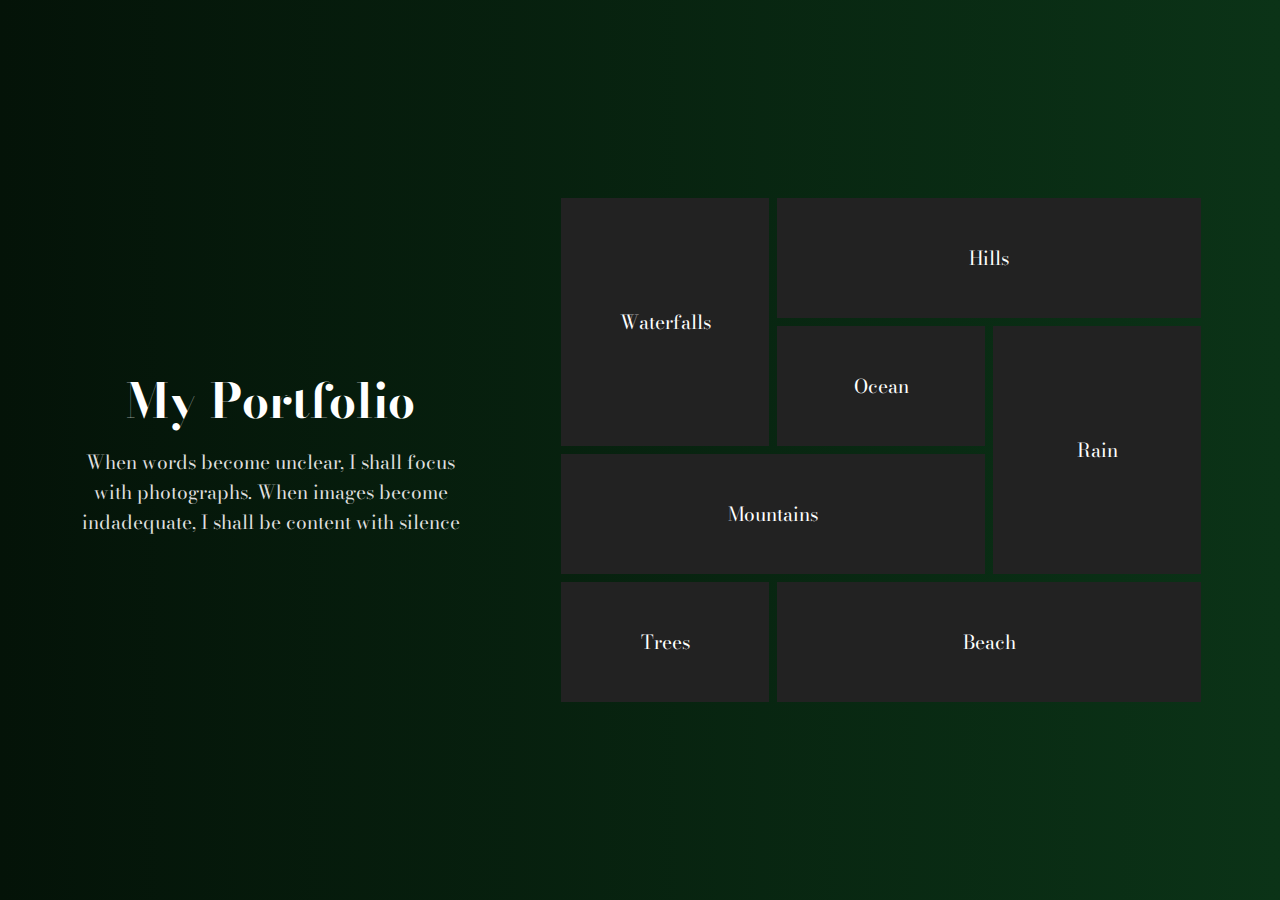
<file: Grid-Gallery/index.html>
<!DOCTYPE html>
<html lang="en">
<head>
    <meta charset="UTF-8">
    <meta http-equiv="X-UA-Compatible" content="IE=edge">
    <meta name="viewport" content="width=device-width, initial-scale=1.0">
    <link rel="stylesheet" href="style.css">
    <title>Grid Portfolio</title>
</head>
<body>
    <div class="container">
        <div class="left-text">
            <h2 class="heading">My Portfolio</h2>
            <p class="sub-heading">When words become unclear, I shall focus with photographs. When images become indadequate, I shall be content with silence</p>
        </div>
        <div class="gallery">
            <div class="box row-2" id="box-1" style="background-image: url(https://images.unsplash.com/photo-1433086966358-54859d0ed716?ixlib=rb-4.0.3&ixid=MnwxMjA3fDB8MHxwaG90by1wYWdlfHx8fGVufDB8fHx8&auto=format&fit=crop&w=774&q=80);">Waterfalls</div>
            <div class="box col-2" style="background-image: url(https://images.unsplash.com/photo-1470071459604-3b5ec3a7fe05?ixlib=rb-4.0.3&ixid=MnwxMjA3fDB8MHxwaG90by1wYWdlfHx8fGVufDB8fHx8&auto=format&fit=crop&w=1574&q=80);">Hills</div>
            <div class="box" style="background-image: url(https://images.unsplash.com/photo-1497449493050-aad1e7cad165?ixlib=rb-4.0.3&ixid=MnwxMjA3fDB8MHxwaG90by1wYWdlfHx8fGVufDB8fHx8&auto=format&fit=crop&w=1065&q=80);">Ocean</div>
            <div class="box row-2" style="background-image: url(https://images.unsplash.com/photo-1518173946687-a4c8892bbd9f?ixlib=rb-4.0.3&ixid=MnwxMjA3fDB8MHxwaG90by1wYWdlfHx8fGVufDB8fHx8&auto=format&fit=crop&w=774&q=80);">Rain</div>
            <div class="box col-2" style="background-image: url(https://images.unsplash.com/photo-1426604966848-d7adac402bff?ixlib=rb-4.0.3&ixid=MnwxMjA3fDB8MHxwaG90by1wYWdlfHx8fGVufDB8fHx8&auto=format&fit=crop&w=2070&q=80);">Mountains</div>
            <div class="box" style="background-image: url(https://images.unsplash.com/photo-1446329813274-7c9036bd9a1f?ixlib=rb-4.0.3&ixid=MnwxMjA3fDB8MHxwaG90by1wYWdlfHx8fGVufDB8fHx8&auto=format&fit=crop&w=1770&q=80);">Trees</div>
            <div class="box col-2" style="background-image: url(https://images.unsplash.com/photo-1507525428034-b723cf961d3e?ixlib=rb-4.0.3&ixid=MnwxMjA3fDB8MHxwaG90by1wYWdlfHx8fGVufDB8fHx8&auto=format&fit=crop&w=2073&q=80);">Beach</div>
        </div>
    </div>
</body>
</html>
</file>
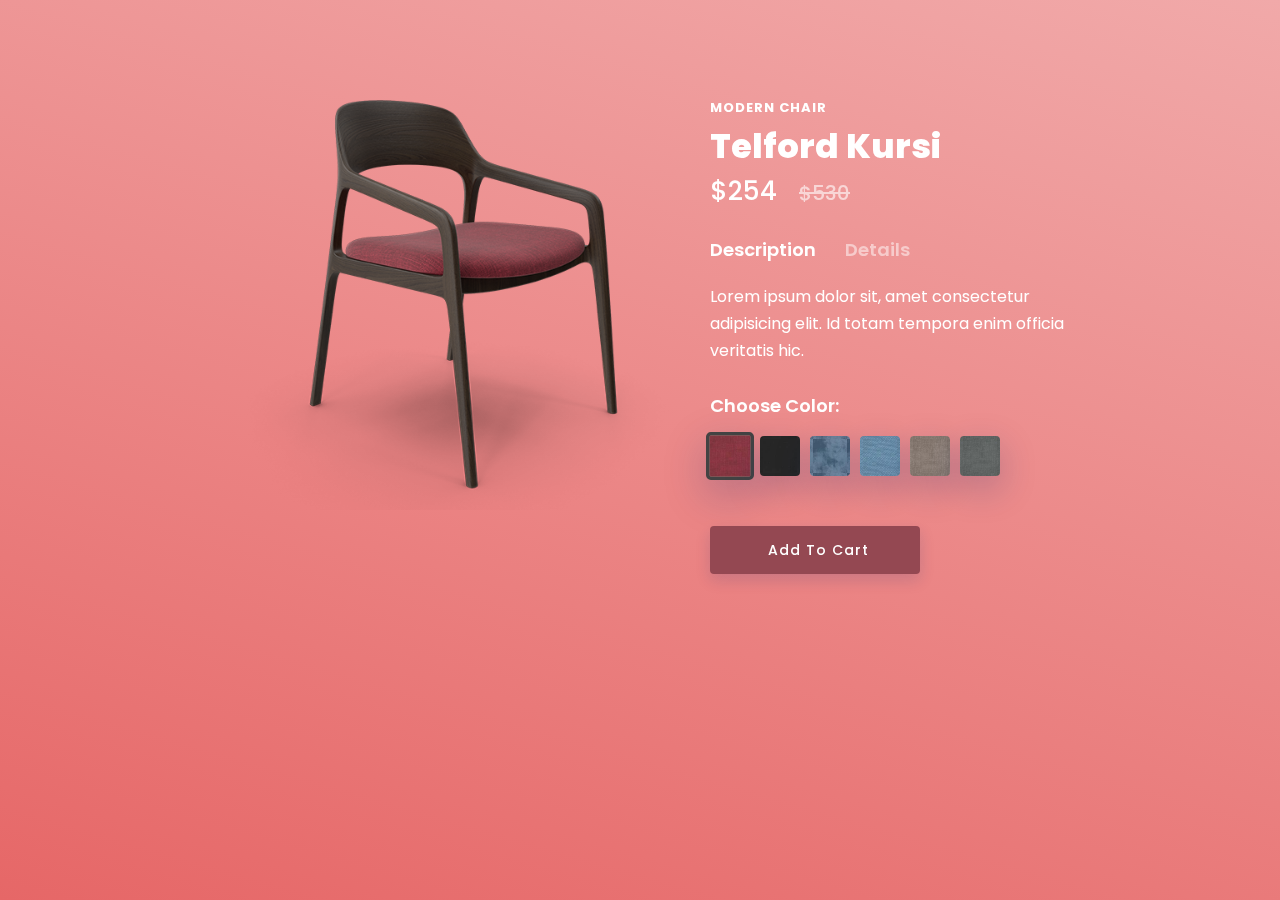
<file: Modern-Chair-Project/index.html>
<!DOCTYPE html>
<html lang="en">
  <head>
    <meta charset="UTF-8" />
    <meta http-equiv="X-UA-Compatible" content="IE=edge" />
    <meta name="viewport" content="width=device-width, initial-scale=1.0" />
    <title>Modern Chair</title>
    <link rel="shortcut icon" href="./images/favicon.ico" type="image/x-icon" />
    <link rel="stylesheet" href="style.css" />
  </head>
  <body>
	<div class="section-fluid-main">
		<div class="section">
			<div class="info-wrap mob-margin">
				<p class="title-up">Modern chair</p>
				<h2>Telford Kursi</h2>
				<h4>$254 <span>$530</span></h4>
				<div class="section-fluid">
					<input class="desc-btn" type="radio" id="desc-1" name="desc-btn" checked />
					<label for="desc-1">Description</label>
					<input class="desc-btn" type="radio" id="desc-2" name="desc-btn" />
					<label for="desc-2">Details</label>
					<div class="section-fluid desc-sec accor-1">
						<p>
							Lorem ipsum dolor sit, amet consectetur adipisicing elit. Id totam tempora enim officia
							veritatis hic.
						</p>
					</div>
					<div class="section-fluid desc-sec accor-2">
						<div class="section-inline">
							<p><span>80</span>cm<br />Length</p>
						</div>
						<div class="section-inline">
							<p><span>65</span>cm<br />Width</p>
						</div>
						<div class="section-inline">
							<p><span>90</span>cm<br />Height</p>
						</div>
						<div class="section-inline">
							<p><span>17.6</span>lbs<br />Weight</p>
						</div>
					</div>
				</div>
				<h5>Choose Color:</h5>
			</div>
			<input class="color-btn for-color-1" type="radio" id="color-1" name="color-btn" checked />
			<label class="first-color" for="color-1"></label>
			<input class="color-btn for-color-2" type="radio" id="color-2" name="color-btn" />
			<label class="color-2" for="color-2"></label>
			<input class="color-btn for-color-3" type="radio" id="color-3" name="color-btn" />
			<label class="color-3" for="color-3"></label>
			<input class="color-btn for-color-4" type="radio" id="color-4" name="color-btn" />
			<label class="color-4" for="color-4"></label>
			<input class="color-btn for-color-5" type="radio" id="color-5" name="color-btn" />
			<label class="color-5" for="color-5"></label>
			<input class="color-btn for-color-6" type="radio" id="color-6" name="color-btn" />
			<label class="color-6" for="color-6"></label>
			<div class="info-wrap">
				<a href="#" class="btn"><i class="uil uil-shopping-cart icon"></i> Add To Cart</a>
			</div>
			<div class="img-wrap chair-1"></div>
			<div class="img-wrap chair-2"></div>
			<div class="img-wrap chair-3"></div>
			<div class="img-wrap chair-4"></div>
			<div class="img-wrap chair-5"></div>
			<div class="img-wrap chair-6"></div>
			<div class="back-color"></div>
			<div class="back-color chair-2"></div>
			<div class="back-color chair-3"></div>
			<div class="back-color chair-4"></div>
			<div class="back-color chair-5"></div>
			<div class="back-color chair-6"></div>
		</div>
	</div>
</body>
</html>
</file>
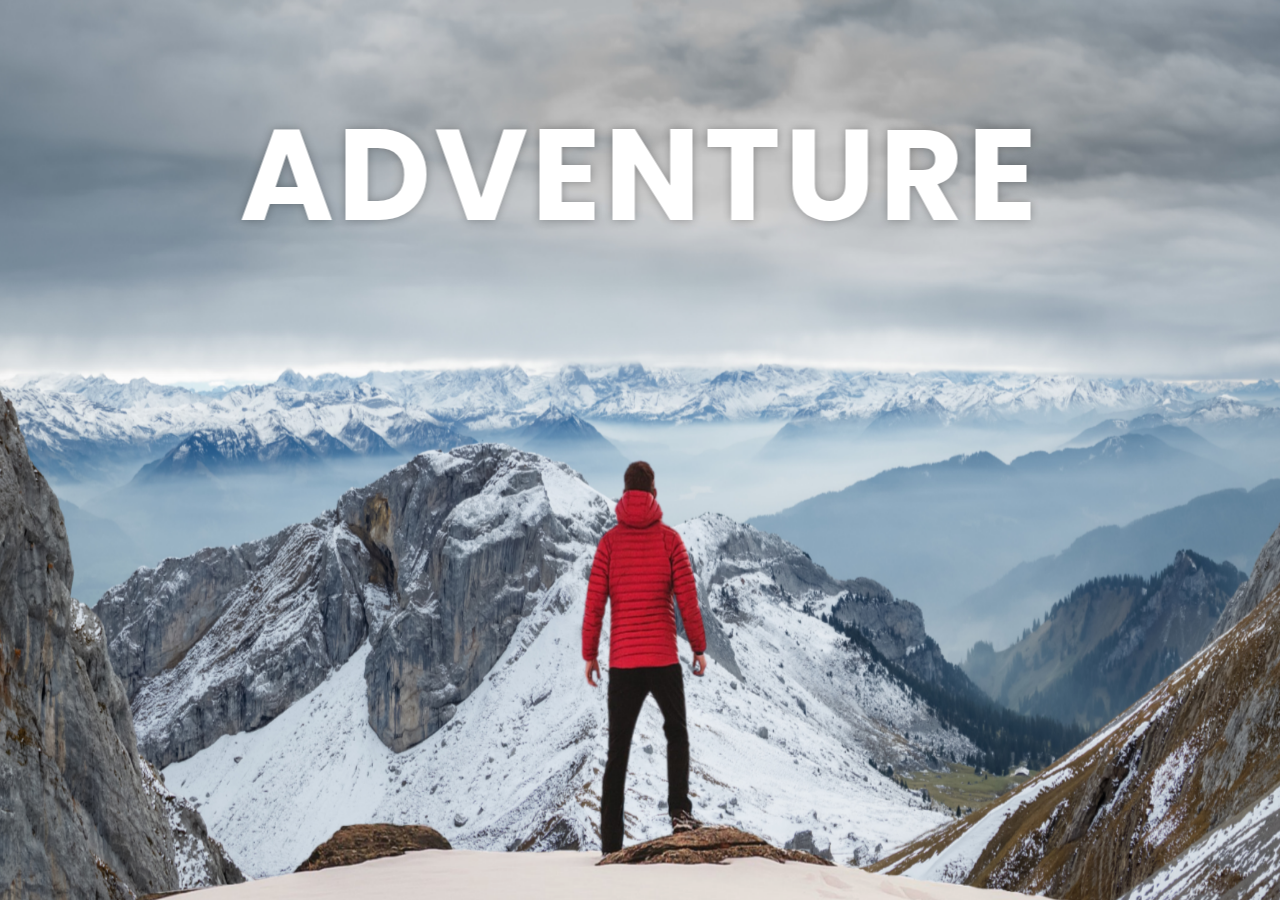
<file: Parallax-Website/index.html>
<!DOCTYPE html>
<html lang="en">

<head>
    <meta charset="UTF-8">
    <meta http-equiv="X-UA-Compatible" content="IE=edge">
    <meta name="viewport" content="width=device-width, initial-scale=1.0">
    <link rel="stylesheet" href="styles.css">
    <title>Parallax Effect</title>
</head>

<body>
    <div id="wrapper">
        <div class="container">
            <img src="background.png" class="background">
            <img src="foreground.png" class="foreground">
            <h1>ADVENTURE</h1>
        </div>

        <section>
            <h2 class="secHeading">Adventure Time</h2>
            <p class="text">Lorem ipsum dolor sit amet consectetur adipisicing elit. Rem facilis sit facere dolorem in
                earum officiis
                enim unde, mollitia tempora neque ea quo soluta hic labore officia maxime. Maiores deleniti nostrum nam
                ipsum eum, cumque ex dolorem, illo, excepturi qui numquam tenetur deserunt nihil maxime.
                <br><br>
                Lorem ipsum dolor sit, amet consectetur adipisicing elit. Qui fugiat, corporis repudiandae vel soluta
                sit maxime magnam accusamus eius dolores praesentium, suscipit error. Expedita consectetur dolorum nemo
                vel quas voluptatum quo autem fugit cum at, atque voluptate. Voluptatum, soluta.
            </p>

            <div class="bg bg1">
                <h2 class="desc">BIKING</h2>
            </div>
                <p class="text">Lorem ipsum dolor sit amet consectetur adipisicing elit. Rem facilis sit facere dolorem in
                    earum officiis
                    enim unde, mollitia tempora neque ea quo soluta hic labore officia maxime. Maiores deleniti nostrum nam
                    ipsum eum, cumque ex dolorem, illo, excepturi qui numquam tenetur deserunt nihil maxime.
                    <br><br>
                    Lorem ipsum dolor sit, amet consectetur adipisicing elit. Qui fugiat, corporis repudiandae vel soluta
                    sit maxime magnam accusamus eius dolores praesentium, suscipit error. Expedita consectetur dolorum nemo
                    vel quas voluptatum quo autem fugit cum at, atque voluptate. Voluptatum, soluta.
                </p>

            <div class="bg bg2">
                <h2 class="desc">PARAGLIDING</h2>
            </div>
                <p class="text">Lorem ipsum dolor sit amet consectetur adipisicing elit. Rem facilis sit facere dolorem in
                    earum officiis
                    enim unde, mollitia tempora neque ea quo soluta hic labore officia maxime. Maiores deleniti nostrum nam
                    ipsum eum, cumque ex dolorem, illo, excepturi qui numquam tenetur deserunt nihil maxime.
                    <br><br>
                    Lorem ipsum dolor sit, amet consectetur adipisicing elit. Qui fugiat, corporis repudiandae vel soluta
                    sit maxime magnam accusamus eius dolores praesentium, suscipit error. Expedita consectetur dolorum nemo
                    vel quas voluptatum quo autem fugit cum at, atque voluptate. Voluptatum, soluta.
                </p>

            <div class="bg bg3">
                <h2 class="desc">SURFING</h2>
            </div>
                <p class="text">Lorem ipsum dolor sit amet consectetur adipisicing elit. Rem facilis sit facere dolorem in
                    earum officiis
                    enim unde, mollitia tempora neque ea quo soluta hic labore officia maxime. Maiores deleniti nostrum nam
                    ipsum eum, cumque ex dolorem, illo, excepturi qui numquam tenetur deserunt nihil maxime.
                    <br><br>
                    Lorem ipsum dolor sit, amet consectetur adipisicing elit. Qui fugiat, corporis repudiandae vel soluta
                    sit maxime magnam accusamus eius dolores praesentium, suscipit error. Expedita consectetur dolorum nemo
                    vel quas voluptatum quo autem fugit cum at, atque voluptate. Voluptatum, soluta.
                </p>

        </section>

    </div>
</body>

</html>
</file>
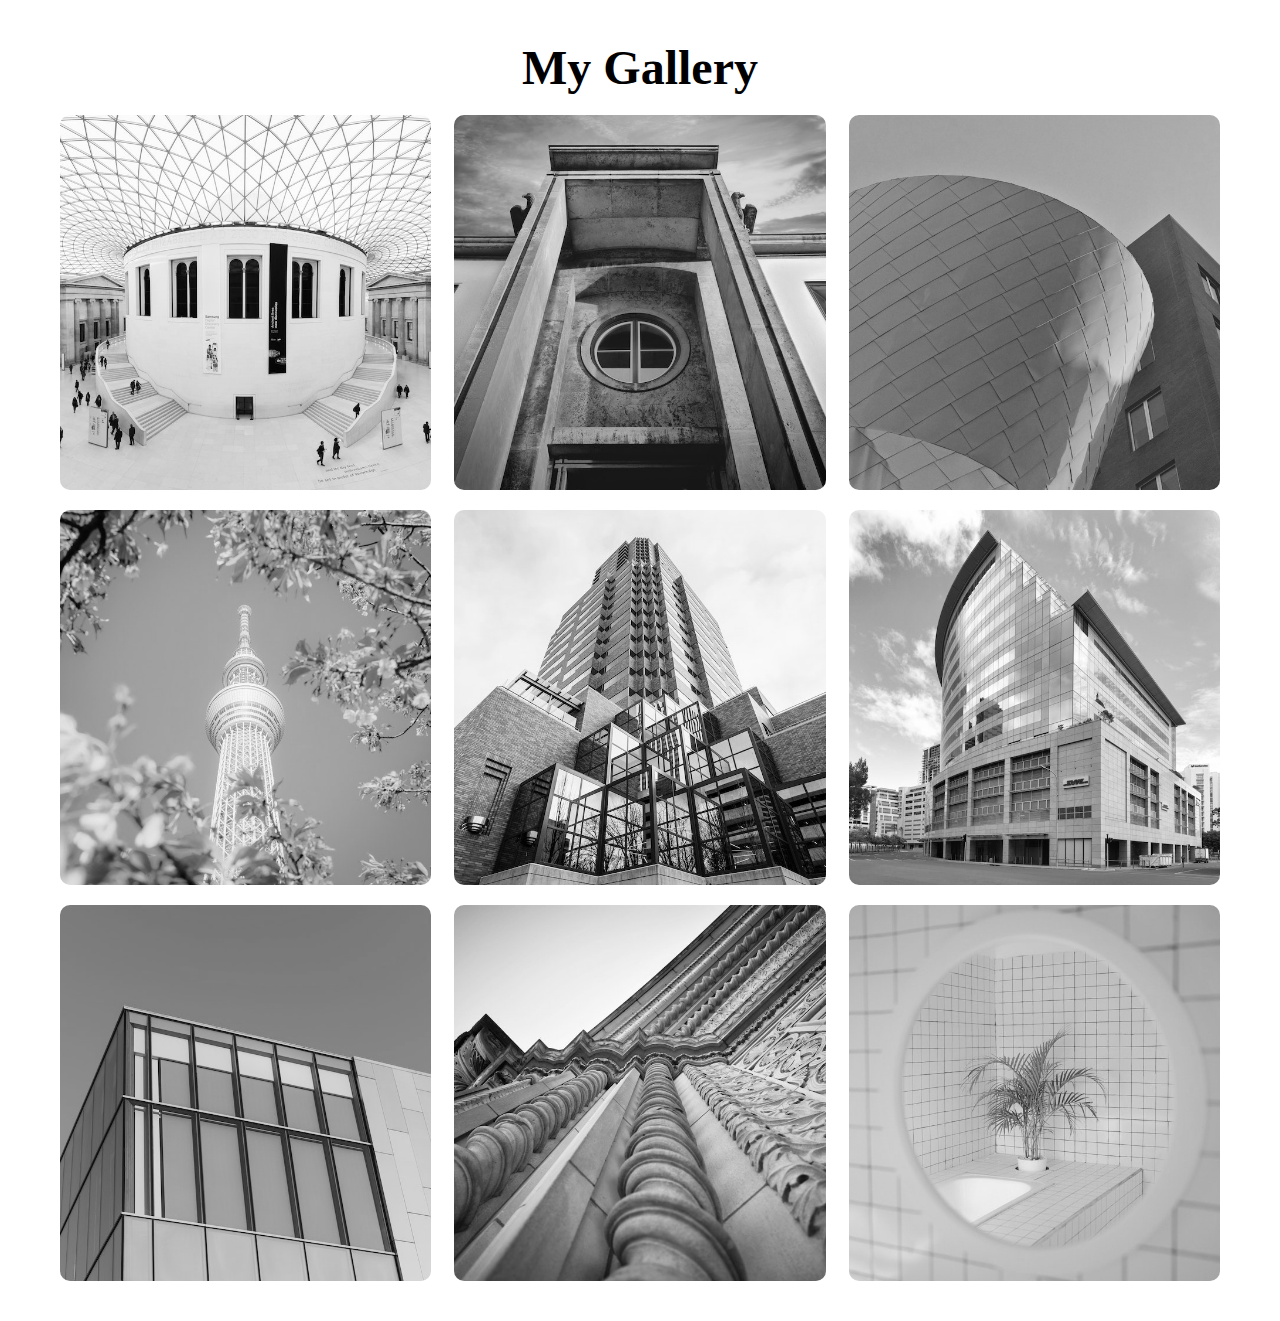
<file: Photo-Gallery/index.html>
<!DOCTYPE html>
<html lang="en">
  <head>
    <meta charset="UTF-8" />
    <meta http-equiv="X-UA-Compatible" content="IE=edge" />
    <meta name="viewport" content="width=device-width, initial-scale=1.0" />
    <link rel="stylesheet" href="style.css" />
    <link rel="shortcut icon" href="favicon.ico" type="image/x-icon" />
    <title>Photo Gallery</title>
  </head>
  <body>
    <div class="container">
      <h1>My Gallery</h1>
      <div class="gallery">
        <figure class="img-box">
          <img src="./assets/image1.jpg" alt="" />
          <figcaption>Image1</figcaption>
        </figure>
        <figure class="img-box">
          <img src="./assets/image2.jpeg" alt="" />
          <figcaption>Image2</figcaption>
        </figure>
        <figure class="img-box">
          <img src="./assets/image3.jpeg" alt="" />
          <figcaption>Image3</figcaption>
        </figure>
        <figure class="img-box">
          <img src="./assets/image4.jpeg" alt="" />
          <figcaption>Image4</figcaption>
        </figure>
        <figure class="img-box">
          <img src="./assets/image5.jpeg" alt="" />
          <figcaption>Image5</figcaption>
        </figure>
        <figure class="img-box">
          <img src="./assets/image6.jpeg" alt="" />
          <figcaption>Image6</figcaption>
        </figure>
        <figure class="img-box">
          <img src="./assets/image7.jpeg" alt="" />
          <figcaption>Image7</figcaption>
        </figure>
        <figure class="img-box">
          <img src="./assets/image8.jpeg" alt="" />
          <figcaption>Image8</figcaption>
        </figure>
        <figure class="img-box">
          <img src="./assets/image9.jpeg" alt="" />
          <figcaption>Image9</figcaption>
        </figure>
      </div>
    </div>
  </body>
</html>
</file>
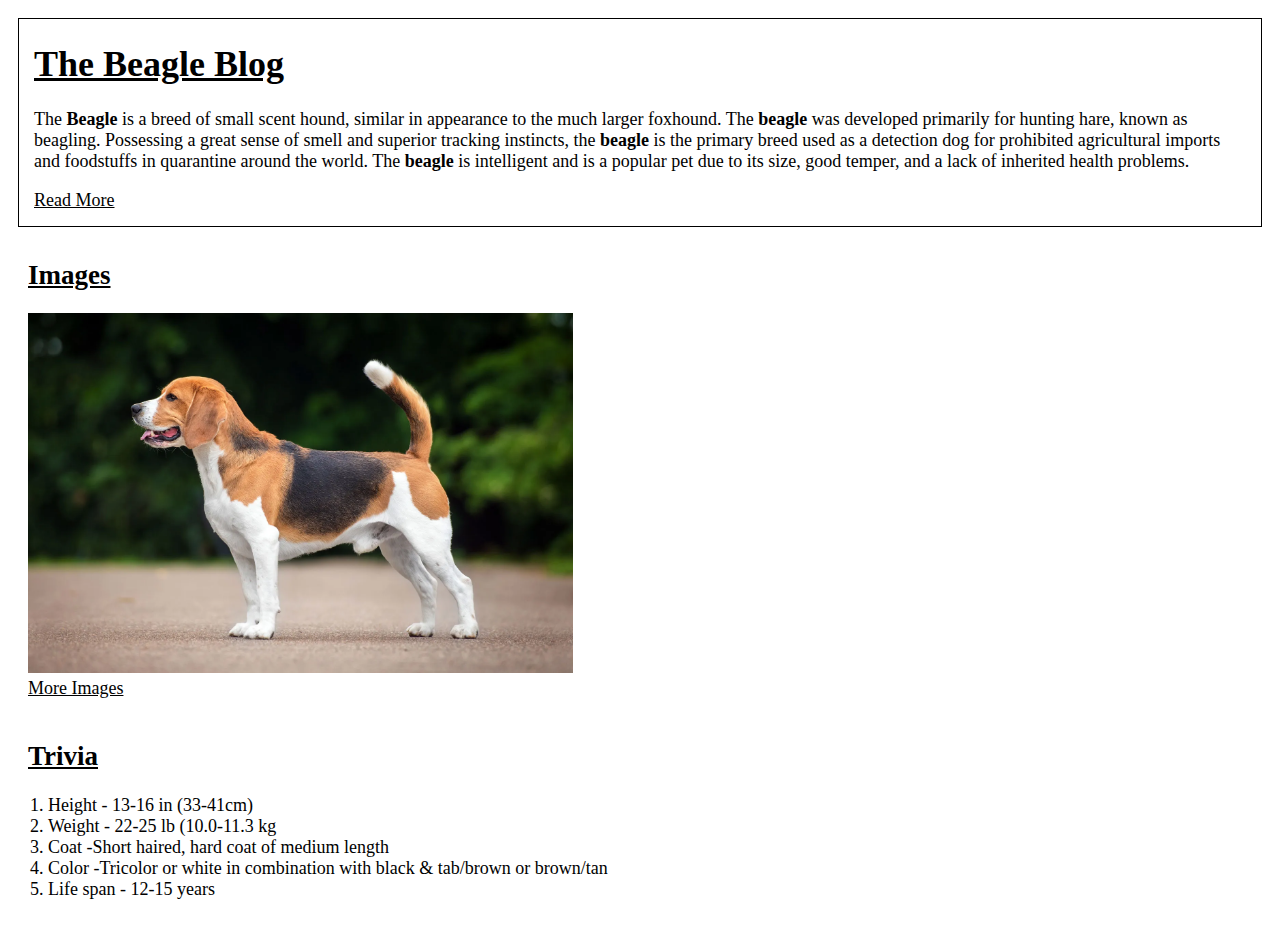
<file: Project 1/index.html>
<!DOCTYPE html>
<html lang="en">

<head>
    <meta charset="UTF-8">
    <meta http-equiv="X-UA-Compatible" content="IE=edge">
    <meta name="viewport" content="width=device-width, initial-scale=1.0">
    <meta name="description" content="The Beagle Blog">
    <title>Mohit Gupta 6 January 2023</title>
    <link rel="icon" href="favicon.jpeg">
    <link rel="stylesheet" href="style.css">
</head>

<body>
    <section class="section-1">
        <h1><u>The Beagle Blog</u></h1>
        <p>The <strong>Beagle</strong> is a breed of small scent hound, similar in appearance to the much larger
            foxhound. The <strong>beagle</strong> was
            developed primarily for hunting hare, known as beagling. Possessing a great sense of smell and superior
            tracking instincts, the <strong>beagle</strong> is the primary breed used as a detection dog for prohibited
            agricultural
            imports and foodstuffs in quarantine around the world. The <strong>beagle</strong> is intelligent and is a
            popular pet due to
            its size, good temper, and a lack of inherited health problems.</p>
        <a href="https://en.wikipedia.org/wiki/Beagle" target="_blank" style="color: black;">Read More</a>
    </section>
    <section class="section-2">
        <h2><u>Images</u></h2>
        <img src="beagle-hound-dog.webp" alt="">
        <br>
        <a href="https://en.wikipedia.org/wiki/Beagle" target="_blank" style="color: black;">More Images</a>
    </section>
    <section class="section-3">
        <h2><u>Trivia</u></h2>
        <ol>
            <li>Height - 13-16 in (33-41cm)</li>
            <li>Weight - 22-25 lb (10.0-11.3 kg</li>
            <li>Coat -Short haired, hard coat of medium length</li>
            <li>Color -Tricolor or white in combination with black & tab/brown or brown/tan</li>
            <li>Life span - 12-15 years</li>
        </ol>
    </section>
</body>

</html>
</file>
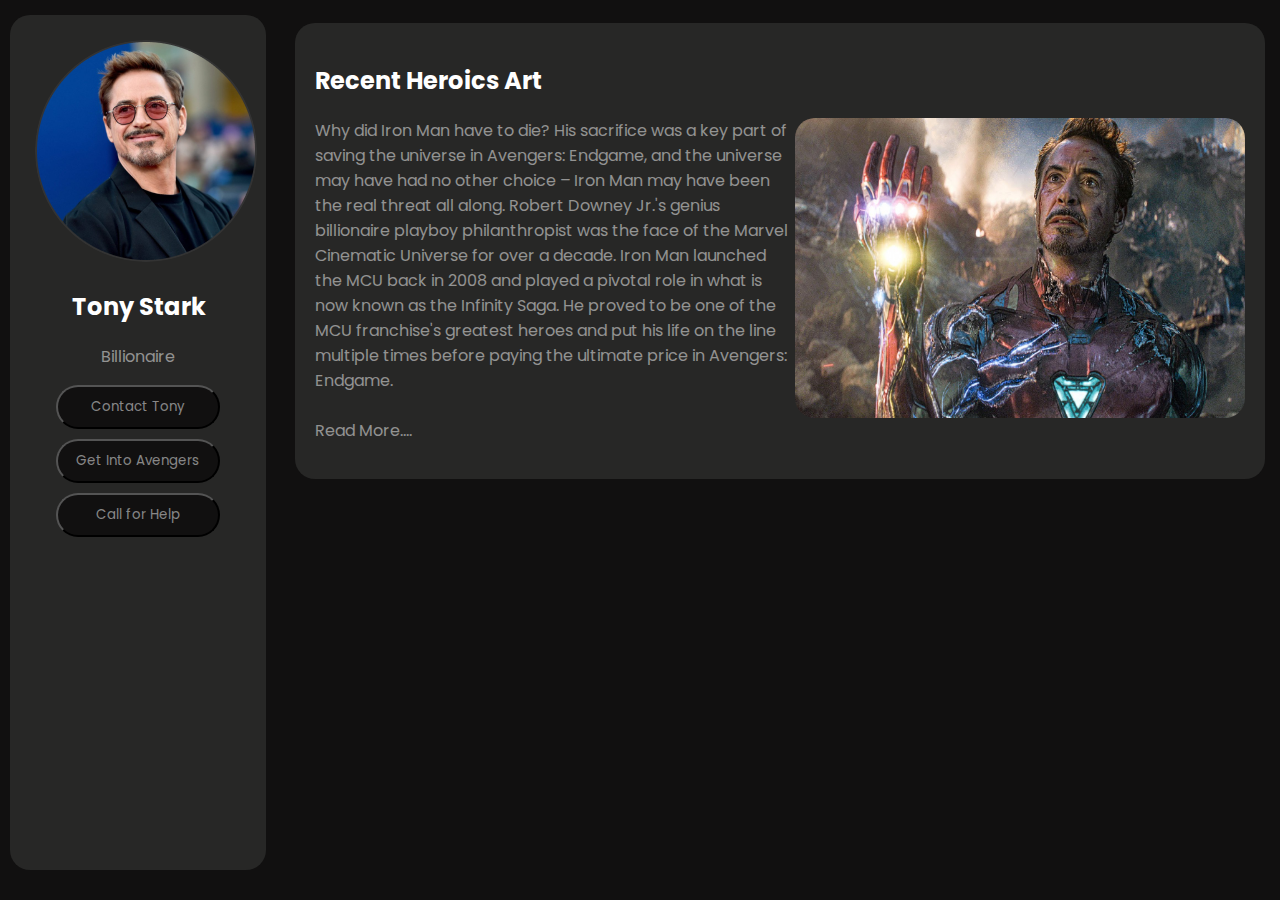
<file: Project 2/index.html>
<!DOCTYPE html>
<html lang="en">

<head>
    <meta charset="UTF-8">
    <meta http-equiv="X-UA-Compatible" content="IE=edge">
    <meta name="viewport" content="width=device-width, initial-scale=1.0">
    <title>Document</title>
    <link rel="stylesheet" href="style.css">
    <style>
        @import url('https://fonts.googleapis.com/css2?family=Poppins&display=swap');
    </style>
</head>

<body class="bg2">
    <div class="sidebar bg1">
        <img class="image1" src="image 1.png" alt="">
        <h2>Tony Stark</h2>
        <p>Billionaire</p>
        <button class="bg2 button">Contact Tony</button>
        <button class="bg2 button">Get Into Avengers</button>
        <button class="bg2 button">Call for Help</button>
    </div>
    <div class="div-1 bg1">
        <h2>Recent Heroics Art</h2>
        <img class="image2" src="image 2.jpg" alt="">
        <p>Why did Iron Man have to die? His sacrifice was a key part of saving the universe in <a
                href="https://screenrant.com/tag/the-avengers-4/">Avengers: Endgame</a>,
            and the universe may have had no other choice – Iron Man may have been the real threat all along. Robert
            Downey
            Jr.'s genius billionaire playboy philanthropist was the face of the Marvel Cinematic Universe for over a
            decade.
            <a href="https://screenrant.com/tag/iron-man/">Iron Man</a> launched the MCU back in 2008 and played a
            pivotal role in what is now known as the
            Infinity Saga. He
            proved to be one of the MCU franchise's greatest heroes and put his life on the line multiple times before
            paying the ultimate price in Avengers: Endgame.
            <br>
            <br>
            Read More....
        </p>
    </div>
</body>

</html>
</file>
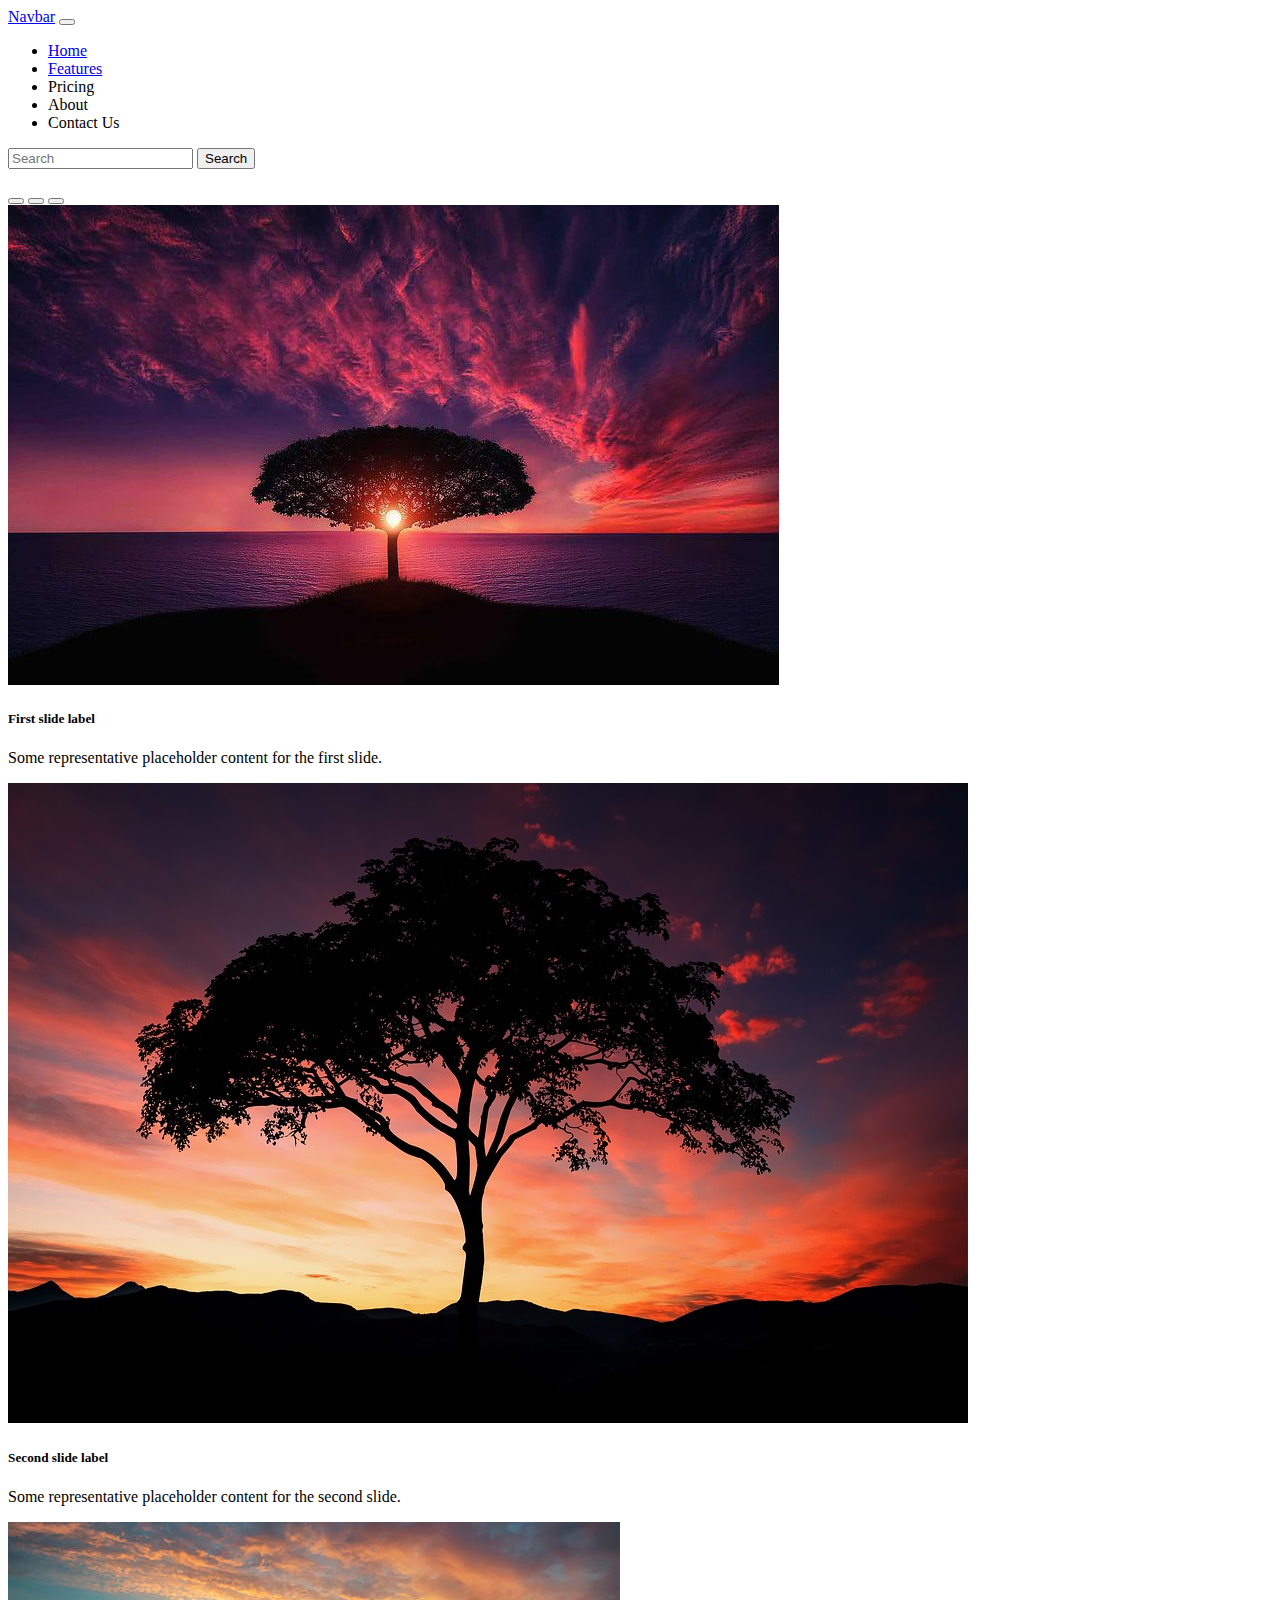
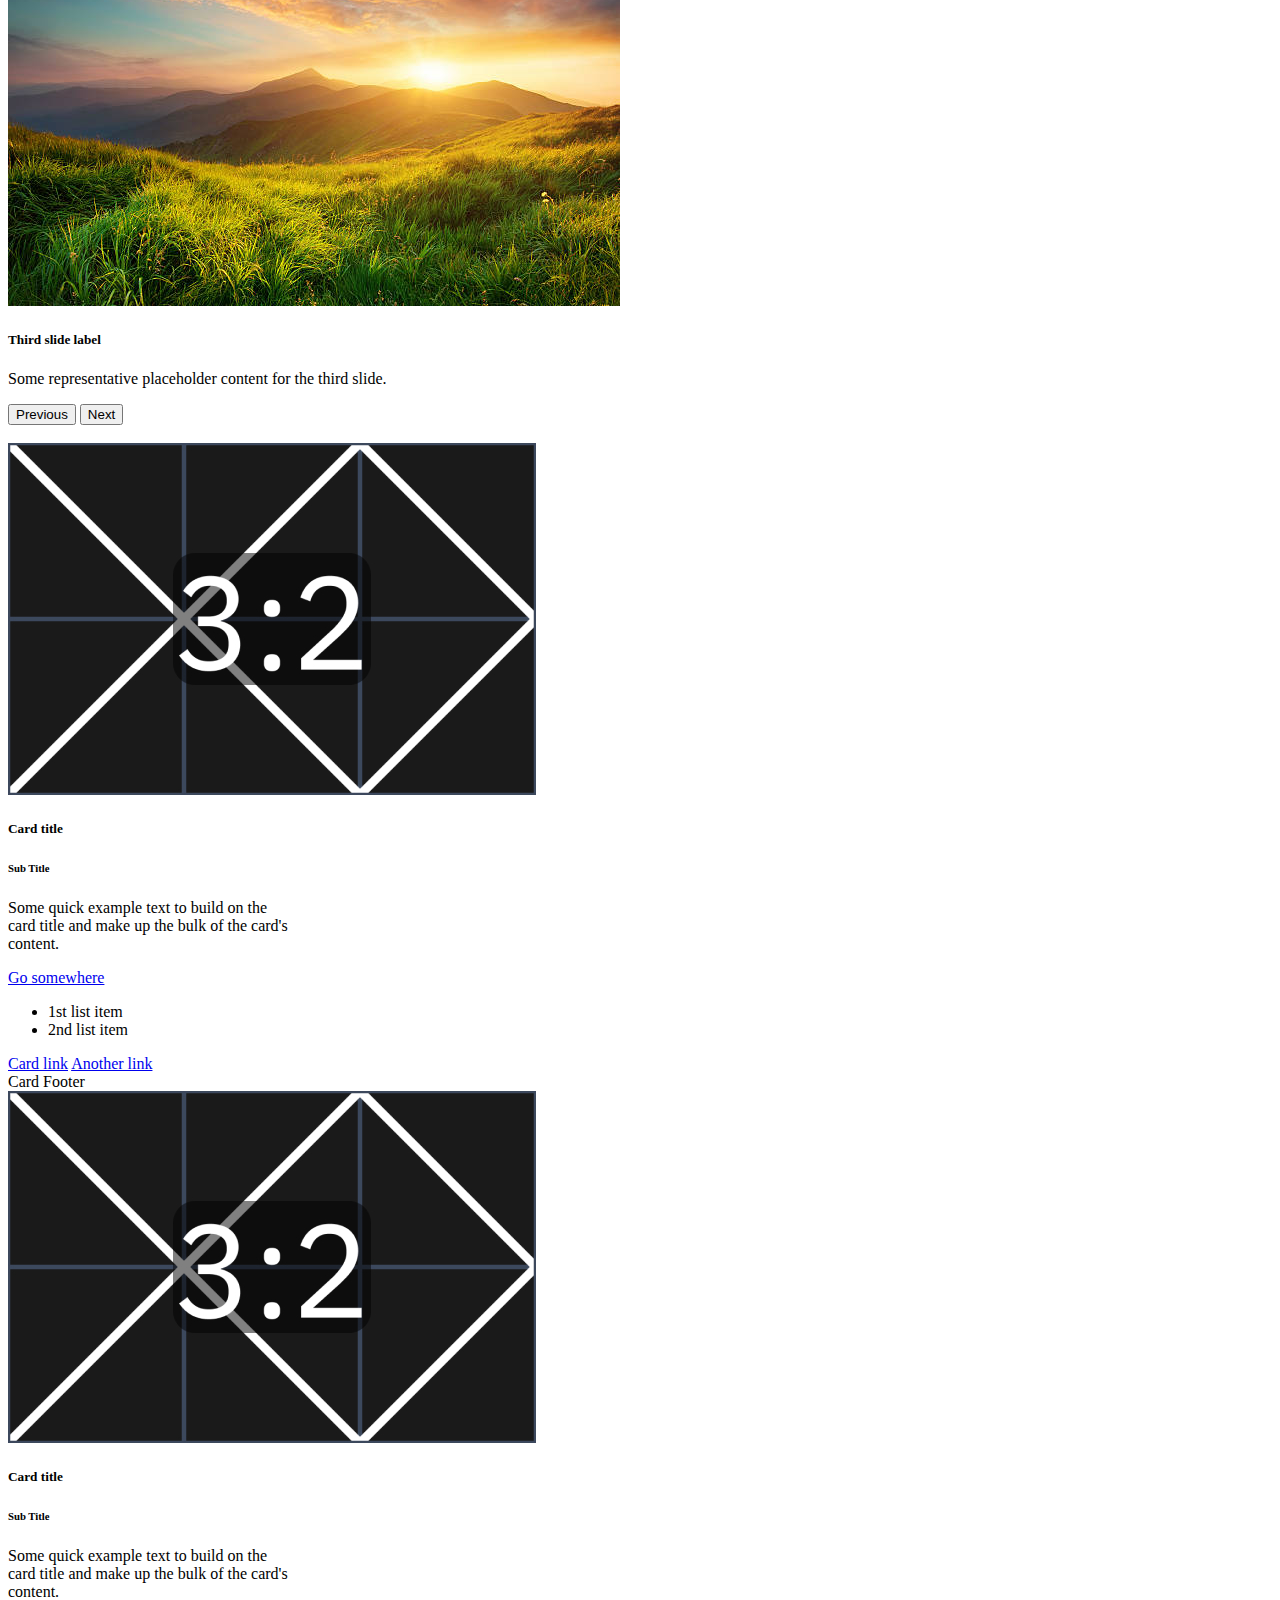
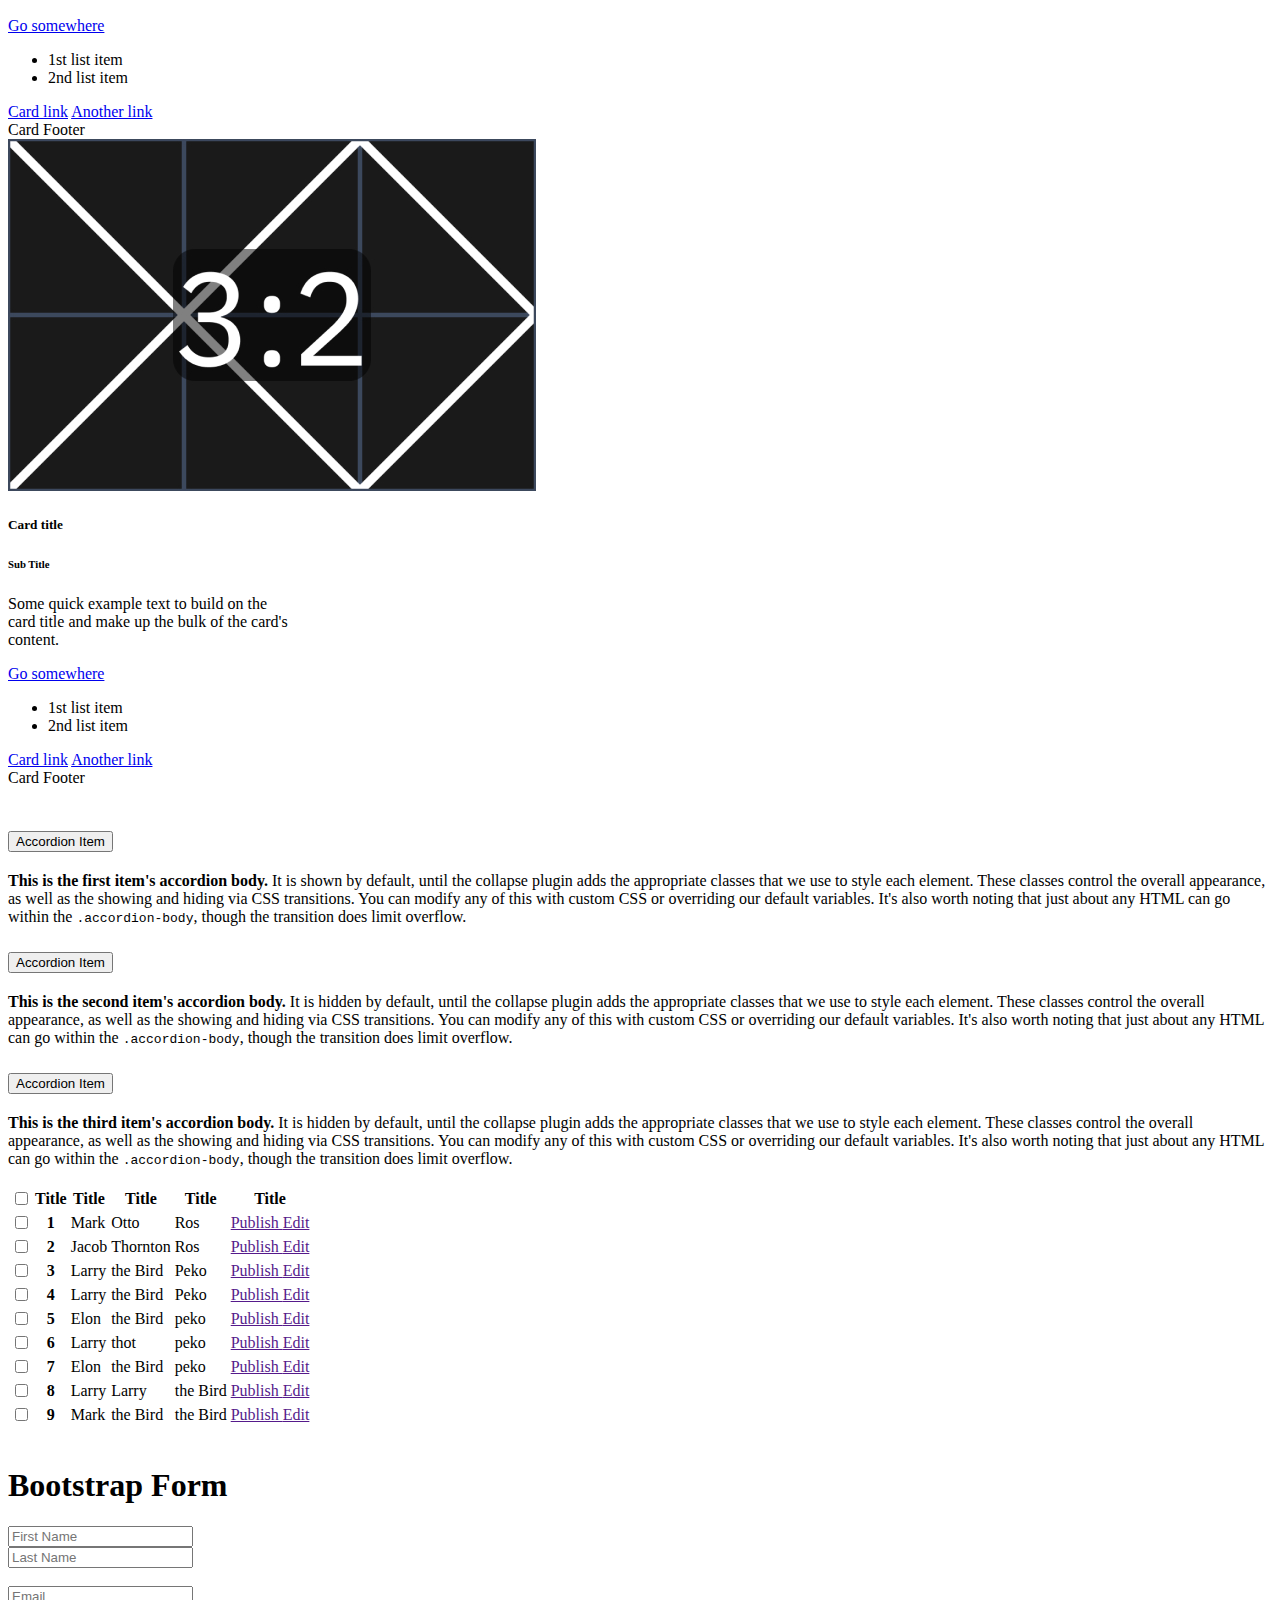
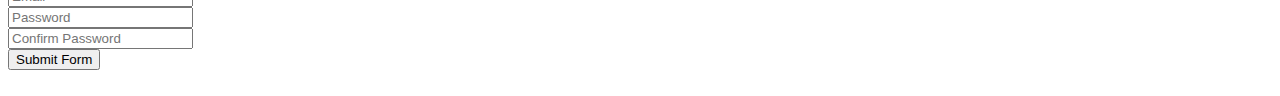
<file: Project-3/index.html>
<!DOCTYPE html>
<html lang="en">
    <head>
        <meta charset="UTF-8">
        <meta http-equiv="X-UA-Compatible" content="IE=edge">
        <meta name="viewport" content="width=device-width, initial-scale=1.0">
        <link
            href="https://cdn.jsdelivr.net/npm/bootstrap@5.3.0-alpha1/dist/css/bootstrap.min.css"
            rel="stylesheet"
            integrity="sha384-GLhlTQ8iRABdZLl6O3oVMWSktQOp6b7In1Zl3/Jr59b6EGGoI1aFkw7cmDA6j6gD"
            crossorigin="anonymous"
        >
        <script src="https://cdn.jsdelivr.net/npm/bootstrap@5.3.0-alpha1/dist/js/bootstrap.bundle.min.js" integrity="sha384-w76AqPfDkMBDXo30jS1Sgez6pr3x5MlQ1ZAGC+nuZB+EYdgRZgiwxhTBTkF7CXvN" crossorigin="anonymous"></script>
        <title>Document</title>
    </head>
    <body>
        <!-- navbar -->
        <nav class="navbar navbar-expand-lg bg-body-tertiary mx-3">
            <div class="container-fluid">
                <a class="navbar-brand" href="#">Navbar</a>
                <button
                    class="navbar-toggler"
                    type="button"
                    data-bs-toggle="collapse"
                    data-bs-target="#navbarTogglerDemo02"
                    aria-controls="navbarTogglerDemo02"
                    aria-expanded="false"
                    aria-label="Toggle navigation"
                >
                    <span class="navbar-toggler-icon"></span>
                </button>
                <div class="collapse navbar-collapse" id="navbarTogglerDemo02">
                    <ul class="navbar-nav me-auto mb-2 mb-lg-0">
                        <li class="nav-item">
                            <a class="nav-link" href="#">Home</a>
                        </li>
                        <li class="nav-item">
                            <a class="nav-link" href="#">Features</a>
                        </li>
                        <li class="nav-item">
                            <a class="nav-link ">Pricing</a>
                        </li>
                        <li class="nav-item">
                            <a class="nav-link ">About</a>
                        </li>
                        <li class="nav-item">
                            <a class="nav-link ">Contact Us</a>
                        </li>
                    </ul>
                </ul>
                <form class="d-flex" role="search">
                    <input
                        class="form-control me-2"
                        type="search"
                        placeholder="Search"
                        aria-label="Search"
                    >
                    <button class="btn btn-outline-success" type="submit">Search</button>
                </form>
            </div>
        </div>
    </nav>
    <br>

    <!-- carousel -->
    <div class="mx-4">
        <div id="carouselExampleCaptions" class="carousel slide">
            <div class="carousel-indicators">
                <button
                    type="button"
                    data-bs-target="#carouselExampleCaptions"
                    data-bs-slide-to="0"
                    class="active"
                    aria-current="true"
                    aria-label="Slide 1"
                ></button>
                <button
                    type="button"
                    data-bs-target="#carouselExampleCaptions"
                    data-bs-slide-to="1"
                    aria-label="Slide 2"
                ></button>
                <button
                    type="button"
                    data-bs-target="#carouselExampleCaptions"
                    data-bs-slide-to="2"
                    aria-label="Slide 3"
                ></button>
            </div>
            <div>
                <div class="carousel-inner">
                    <div class="carousel-item active">
                        <img src="images/tree-736885__480.jpg" class="d-block w-100">
                        <div class="carousel-caption d-none d-md-block">
                            <h5>First slide label</h5>
                            <p>Some representative placeholder content for the first slide.</p>
                        </div>
                    </div>
                    <div class="carousel-item">
                        <img src="images/image2.jpeg" class="d-block w-100" alt="...">
                        <div class="carousel-caption d-none d-md-block">
                            <h5>Second slide label</h5>
                            <p>Some representative placeholder content for the second slide.</p>
                        </div>
                    </div>
                    <div class="carousel-item">
                        <img src="images/image3.jpg" class="d-block w-100" alt="...">
                        <div class="carousel-caption d-none d-md-block">
                            <h5>Third slide label</h5>
                            <p>Some representative placeholder content for the third slide.</p>
                        </div>
                    </div>
                </div>
                <button
                    class="carousel-control-prev"
                    type="button"
                    data-bs-target="#carouselExampleCaptions"
                    data-bs-slide="prev"
                >
                    <span class="carousel-control-prev-icon" aria-hidden="true"></span>
                    <span class="visually-hidden">Previous</span>
                </button>
                <button
                    class="carousel-control-next"
                    type="button"
                    data-bs-target="#carouselExampleCaptions"
                    data-bs-slide="next"
                >
                    <span class="carousel-control-next-icon" aria-hidden="true"></span>
                    <span class="visually-hidden">Next</span>
                </button>
            </div>
        </div>
        <br>
        <!-- cards -->
        <div class="d-flex justify-content-between flex-wrap align-items-center">
            <div class="card m-3" style="width: 18rem;">
                <img src="images/image-placeholder _- Change image here.jpg" class="card-img-top" alt="...">
                <div class="card-body">
                    <h5 class="card-title">Card title</h5>
                    <h6 class="card-subtitle mb-2 text-muted">Sub Title</h6>
                    <p class="card-text">Some quick example text to build on the card title and make up the bulk of the card's content.</p>
                    <a href="#" class="btn btn-primary">Go somewhere</a>
                </div>
                <ul class="list-group list-group-flush">
                    <li class="list-group-item">1st list item</li>
                    <li class="list-group-item">2nd list item</li>
                </ul>
                <div class="card-body">
                    <a href="#" class="card-link">Card link</a>
                    <a href="#" class="card-link">Another link</a>
                </div>
                <div class="card-footer text-muted">
                    Card Footer
                  </div>
            </div>
            <div class="card m-3" style="width: 18rem;">
                <img src="images/image-placeholder _- Change image here.jpg" class="card-img-top" alt="...">
                <div class="card-body">
                    <h5 class="card-title">Card title</h5>
                    <h6 class="card-subtitle mb-2 text-muted">Sub Title</h6>
                    <p class="card-text">Some quick example text to build on the card title and make up the bulk of the card's content.</p>
                    <a href="#" class="btn btn-primary">Go somewhere</a>
                </div>
                <ul class="list-group list-group-flush">
                    <li class="list-group-item">1st list item</li>
                    <li class="list-group-item">2nd list item</li>
                </ul>
                <div class="card-body">
                    <a href="#" class="card-link">Card link</a>
                    <a href="#" class="card-link">Another link</a>
                </div>
                <div class="card-footer text-muted">
                    Card Footer
                  </div>
            </div>
            <div class="card m-3" style="width: 18rem;">
                <img src="images/image-placeholder _- Change image here.jpg" class="card-img-top" alt="...">
                <div class="card-body">
                    <h5 class="card-title">Card title</h5>
                    <h6 class="card-subtitle mb-2 text-muted">Sub Title</h6>
                    <p class="card-text">Some quick example text to build on the card title and make up the bulk of the card's content.</p>
                    <a href="#" class="btn btn-primary">Go somewhere</a>
                </div>
                <ul class="list-group list-group-flush">
                    <li class="list-group-item">1st list item</li>
                    <li class="list-group-item">2nd list item</li>
                </ul>
                <div class="card-body">
                    <a href="#" class="card-link">Card link</a>
                    <a href="#" class="card-link">Another link</a>
                </div>
                <div class="card-footer text-muted">
                    Card Footer
                  </div>
            </div>
        </div>
    </div>
    <br>

    <!-- accordions -->
    <div class="mx-4">
        <div class="accordion" id="accordionPanelsStayOpenExample">
            <div class="accordion-item">
              <h2 class="accordion-header" id="panelsStayOpen-headingOne">
                <button class="accordion-button" type="button" data-bs-toggle="collapse" data-bs-target="#panelsStayOpen-collapseOne" aria-expanded="true" aria-controls="panelsStayOpen-collapseOne">
                  Accordion Item
                </button>
              </h2>
              <div id="panelsStayOpen-collapseOne" class="accordion-collapse collapse show" aria-labelledby="panelsStayOpen-headingOne">
                <div class="accordion-body">
                  <strong>This is the first item's accordion body.</strong> It is shown by default, until the collapse plugin adds the appropriate classes that we use to style each element. These classes control the overall appearance, as well as the showing and hiding via CSS transitions. You can modify any of this with custom CSS or overriding our default variables. It's also worth noting that just about any HTML can go within the <code>.accordion-body</code>, though the transition does limit overflow.
                </div>
              </div>
            </div>
            <div class="accordion-item">
              <h2 class="accordion-header" id="panelsStayOpen-headingTwo">
                <button class="accordion-button collapsed" type="button" data-bs-toggle="collapse" data-bs-target="#panelsStayOpen-collapseTwo" aria-expanded="false" aria-controls="panelsStayOpen-collapseTwo">
                  Accordion Item
                </button>
              </h2>
              <div id="panelsStayOpen-collapseTwo" class="accordion-collapse collapse" aria-labelledby="panelsStayOpen-headingTwo">
                <div class="accordion-body">
                  <strong>This is the second item's accordion body.</strong> It is hidden by default, until the collapse plugin adds the appropriate classes that we use to style each element. These classes control the overall appearance, as well as the showing and hiding via CSS transitions. You can modify any of this with custom CSS or overriding our default variables. It's also worth noting that just about any HTML can go within the <code>.accordion-body</code>, though the transition does limit overflow.
                </div>
              </div>
            </div>
            <div class="accordion-item">
              <h2 class="accordion-header" id="panelsStayOpen-headingThree">
                <button class="accordion-button collapsed" type="button" data-bs-toggle="collapse" data-bs-target="#panelsStayOpen-collapseThree" aria-expanded="false" aria-controls="panelsStayOpen-collapseThree">
                  Accordion Item
                </button>
              </h2>
              <div id="panelsStayOpen-collapseThree" class="accordion-collapse collapse" aria-labelledby="panelsStayOpen-headingThree">
                <div class="accordion-body">
                  <strong>This is the third item's accordion body.</strong> It is hidden by default, until the collapse plugin adds the appropriate classes that we use to style each element. These classes control the overall appearance, as well as the showing and hiding via CSS transitions. You can modify any of this with custom CSS or overriding our default variables. It's also worth noting that just about any HTML can go within the <code>.accordion-body</code>, though the transition does limit overflow.
                </div>
              </div>
            </div>
          </div>
          </div>
    </div>
    <br>

    <!-- table -->
    <div class="m-4">
        <table class="table caption-top">
            <thead>
              <tr>
                <th scope="col"><input type="checkbox" name="" id=""></th>
                <th scope="col">Title</th>
                <th scope="col">Title</th>
                <th scope="col">Title</th>
                <th scope="col">Title</th>
                <th scope="col">Title</th>
              </tr>
            </thead>
            <tbody>
              <tr>
                <th scope="col"><input type="checkbox" name="" id=""></th>
                <th scope="row">1</th>
                <td>Mark</td>
                <td>Otto</td>
                <td>Ros</td>
                <td><a href="">Publish </a><a href=""> Edit</a></td>
              </tr>
              <tr>
                <th scope="col"><input type="checkbox" name="" id=""></th>
                <th scope="row">2</th>
                <td>Jacob</td>
                <td>Thornton</td>
                <td>Ros</td>
                <td><a href="">Publish </a><a href=""> Edit</a></td>
              </tr>
              <tr>
                <th scope="col"><input type="checkbox" name="" id=""></th>
                <th scope="row">3</th>
                <td>Larry</td>
                <td>the Bird</td>
                <td>Peko</td>
                <td><a href="">Publish </a><a href=""> Edit</a></td>
              </tr>
              <tr>
                <th scope="col"><input type="checkbox" name="" id=""></th>
                <th scope="row">4</th>
                <td>Larry</td>
                <td>the Bird</td>
                <td>Peko</td>
                <td><a href="">Publish </a><a href=""> Edit</a></td>
              </tr>
              <tr>
                <th scope="col"><input type="checkbox" name="" id=""></th>
                <th scope="row">5</th>
                <td>Elon</td>
                <td>the Bird</td>
                <td>peko</td>
                <td><a href="">Publish </a><a href=""> Edit</a></td>
              </tr>
              <tr>
                <th scope="col"><input type="checkbox" name="" id=""></th>
                <th scope="row">6</th>
                <td>Larry</td>
                <td>thot</td>
                <td>peko</td>
                <td><a href="">Publish </a><a href=""> Edit</a></td>
              </tr>
              <tr>
                <th scope="col"><input type="checkbox" name="" id=""></th>
                <th scope="row">7</th>
                <td>Elon</td>
                <td>the Bird</td>
                <td>peko</td>
                <td><a href="">Publish </a><a href=""> Edit</a></td>
              </tr>
              <tr>
                <th scope="col"><input type="checkbox" name="" id=""></th>
                <th scope="row">8</th>
                <td>Larry</td>
                <td>Larry</td>
                <td>the Bird</td>
                <td><a href="">Publish </a><a href=""> Edit</a></td>
              </tr>
              <tr>
                <th scope="col"><input type="checkbox" name="" id=""></th>
                <th scope="row">9</th>
                <td>Mark</td>
                <td>the Bird</td>
                <td>the Bird</td>
                <td><a href="">Publish </a><a href=""> Edit</a></td>
              </tr>
            </tbody>
          </table>
    </div>
    <br>

    <!-- form -->
    <div class="mx-4">
        <h1>Bootstrap Form</h1>
        <form>
            <div class="row g-2">
                <div class="col-sm">
                  <input type="text" class="form-control" placeholder="First Name" aria-label="City">
                </div>
                <div class="col-sm">
                  <input type="text" class="form-control" placeholder="Last Name" aria-label="State">
                </div>
              </div>
            <br>
            <input class="form-control" type="email" name="" id="" placeholder="Email">
            <br>
            <input class="form-control" type="password" name="" id="" placeholder="Password">
            <br>
            <input class="form-control" type="password" name="" id="" placeholder="Confirm Password">
            <br>
            <button type="submit" class="btn btn-primary">Submit Form</button>
          </form>
    </div>
    <br>

</body>
</html>
</file>
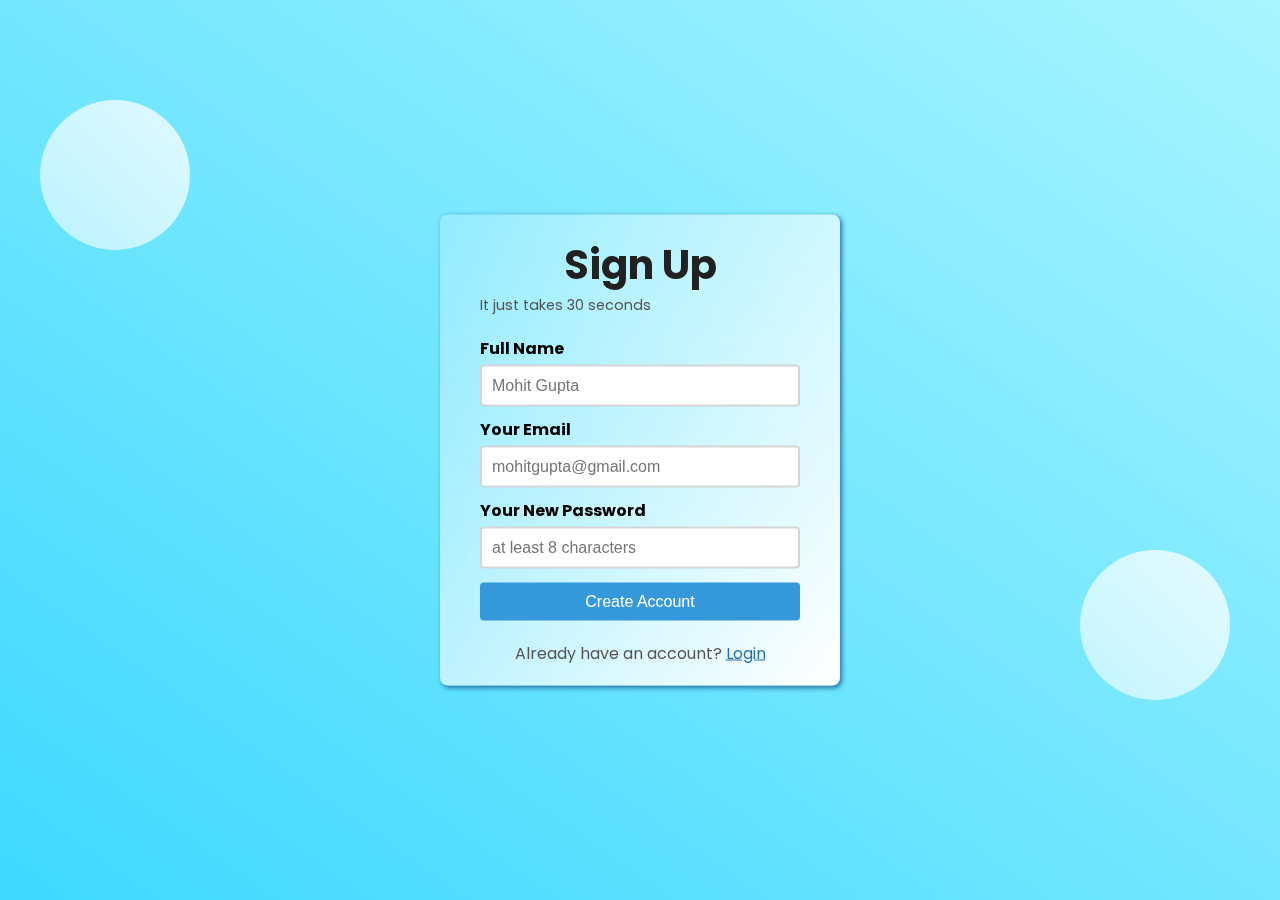
<file: Sign Up Form/index.html>
<!DOCTYPE html>
<html lang="en">
  <head>
    <meta charset="UTF-8" />
    <meta http-equiv="X-UA-Compatible" content="IE=edge" />
    <meta name="viewport" content="width=device-width, initial-scale=1.0" />
    <link rel="stylesheet" href="style.css" />
    <title>Sign Up Form</title>
  </head>
  <body>
    <div class="outer-box">
      <div class="inner-box">
        <header class="signup-header">
          <h1>Sign Up</h1>
          <p>It just takes 30 seconds</p>
        </header>
        <main class="signup-body">
          <form action="#">
            <p>
              <label for="fullname">Full Name</label>
              <input
                type="text"
                id="fullname"
                placeholder="Mohit Gupta"
                required
              />
            </p>
            <p>
              <label for="email">Your Email</label>
              <input
                type="email"
                id="email"
                placeholder="mohitgupta@gmail.com"
                required
              />
            </p>
            <p>
              <label for="password">Your New Password</label>
              <input
                type="password"
                id="password"
                placeholder="at least 8 characters"
                required
              />
            </p>
            <p>
              <input type="submit" id="submit" value="Create Account" />
            </p>
          </form>
        </main>
        <footer class="signup-footer">
          <p>
            Already have an account?
            <a href="#">Login</a>
          </p>
        </footer>
      </div>
      <div class="circle c1"></div>
      <div class="circle c2"></div>
    </div>
  </body>
</html>
</file>
<file: Grid-Gallery/style.css>
@import url("https://fonts.googleapis.com/css2?family=Bodoni+Moda:opsz,wght@6..96,400;6..96,900&family=Poppins&display=swap");

* {
  padding: 0;
  margin: 0;
  box-sizing: border-box;
}

body {
  font-family: "Bodoni Moda", serif;
  font-size: 1.2rem;
}

.container {
  display: flex;
  min-height: 100vh;
  justify-content: space-evenly;
  align-items: center;
  gap: 20px;
  background: linear-gradient(to right, #041308, #0b3317);
}

.left-text {
  flex-basis: 30%;
}

.heading {
  font-size: 3rem;
  color: white;
  text-align: center;
}

.sub-heading {
  color: #ddd;
  margin-top: 10px;
  text-align: center;
}

.gallery {
  flex-basis: 50%;
  display: grid;
  gap: 8px;
  grid-template-columns: repeat(3, 1fr);
  grid-auto-rows: 120px;
}

.box {
  background-size: cover;
  background-position: top;
  color: white;
  display: flex;
  justify-content: center;
  align-items: center;
  background-color: #222;
  background-blend-mode: hard-light;
  transition: all 1s ease-in-out;
  cursor: pointer;
}

.box:hover {
  background-color: #999;
  background-position: center;
  box-shadow: 0 0 4px #fff;
}

/* utility classes */
.row-2 {
  grid-row: span 2;
}

.col-2 {
  grid-column: span 2;
}
</file>
<file: Modern-Chair-Project/style.css>
@import url("https://fonts.googleapis.com/css?family=Poppins:400,500,600,700,800,900");

*,
*::before,
*::after {
  margin: 0;
  padding: 0;
  box-sizing: border-box;
}

body {
  font-family: "Poppins", sans-serif;
  font-weight: 400;
  font-size: 15px;
  line-height: 1.7;
  color: #fff;
  background-color: #1f2029;
  min-height: 100vh;
  overflow-x: none;
}

p {
  font-weight: 400;
  font-size: 16px;
  line-height: 1.7;
  color: #fff;
}

/* like wrapper */

.section-fluid-main {
  position: relative;
  /* display: block; */
  width: 100%;
  overflow: hidden;
}

/* like container */

.section {
  position: relative;
  /* max-width: calc(100%-40px); */
  width: 860px;
  margin: 0 auto;
  display: flex;
  flex-wrap: wrap;
  padding: 100px 0;
}

.section-fluid {
  position: relative;
  width: 100%;
  display: block;
}

[type="radio"]:checked,
[type="radio"]:not(:checked) {
  position: absolute;
  visibility: hidden;
}

.color-btn:checked + label,
.color-btn:not(:checked) + label {
  position: relative;
  height: 40px;
  transition: all 200ms linear;
  border-radius: 4px;
  width: 40px;
  overflow: hidden;
  border: none;
  cursor: pointer;
  color: #ffeba7;
  margin-right: 10px;
  box-shadow: 0 12px 35px 0 rgba(16, 39, 112, 0.25);
  z-index: 10;
  background-position: center;
  background-size: cover;
  border: 3px solid transparent;
}

.color-btn:checked + label {
  border-color: #434343;
  transform: scale(1.2);
}

label.first-color {
  margin-left: 500px;
  background-image: url("./images/color1.jpg");
}
label.color-2 {
  background-image: url("./images/color2.jpg");
}
label.color-3 {
  background-image: url("./images/color3.jpg");
}
label.color-4 {
  background-image: url("./images/color4.jpg");
}
label.color-5 {
  background-image: url("./images/color5.jpg");
}
label.color-6 {
  background-image: url("./images/color6.jpg");
}

.img-wrap {
  position: absolute;
  top: 100px;
  left: 0;
  width: 500px;
  height: 410px;
  display: inline-block;
  z-index: 9;
  transition: all 550ms linear;
  transition-delay: 100ms;
  background-position: center top;
  background-size: 100%;
  background-repeat: no-repeat;
  background-image: url("./images/chair1.png");
  opacity: 0;
}

.for-color-1:checked ~ .img-wrap.chair-1 {
  opacity: 1;
  animation: shake 0.7s cubic-bezier(0.36, 0.07, 0.19, 0.97) both;
}
.img-wrap.chair-2 {
  background-image: url("./images/chair2.png");
}
.for-color-2:checked ~ .img-wrap.chair-2 {
  opacity: 1;
  animation: shake 0.7s cubic-bezier(0.36, 0.07, 0.19, 0.97) both;
}
.img-wrap.chair-3 {
  background-image: url("./images/chair3.png");
}
.for-color-3:checked ~ .img-wrap.chair-3 {
  opacity: 1;
  animation: shake 0.7s cubic-bezier(0.36, 0.07, 0.19, 0.97) both;
}
.img-wrap.chair-4 {
  background-image: url("./images/chair4.png");
}
.for-color-4:checked ~ .img-wrap.chair-4 {
  opacity: 1;
  animation: shake 0.7s cubic-bezier(0.36, 0.07, 0.19, 0.97) both;
}
.img-wrap.chair-5 {
  background-image: url("./images/chair5.png");
}
.for-color-5:checked ~ .img-wrap.chair-5 {
  opacity: 1;
  animation: shake 0.7s cubic-bezier(0.36, 0.07, 0.19, 0.97) both;
}
.img-wrap.chair-6 {
  background-image: url("./images/chair6.png");
}
.for-color-6:checked ~ .img-wrap.chair-6 {
  opacity: 1;
  animation: shake 0.7s cubic-bezier(0.36, 0.07, 0.19, 0.97) both;
}
@keyframes shake {
  10%,
  90% {
    transform: translate3d(-1px, 0, 0) rotate(-1deg);
  }
  20%,
  80% {
    transform: translate3d(2px, 0, 0) rotate(2deg);
  }
  30%,
  50%,
  70% {
    transform: translate3d(-3px, 0, 0) rotate(-3deg);
  }
  40%,
  60% {
    transform: translate3d(3px, 0, 0) rotate(3deg);
  }
}

.back-color {
  position: fixed;
  top: 0;
  left: 0;
  width: 100%;
  height: 100%;
  display: block;
  z-index: 1;
  background-image: linear-gradient(196deg, #f1a9a9, #e66767);
  transition: all 250ms linear;
  transition-delay: 300ms;
}

.back-color.chair-2 {
  background-image: linear-gradient(196deg, #4c4c4c, #262626);
  opacity: 0;
}
.for-color-2:checked ~ .back-color.chair-2 {
  opacity: 1;
}
.back-color.chair-3 {
  background-image: linear-gradient(196deg, #8a9fb2, #5f7991);
  opacity: 0;
}
.for-color-3:checked ~ .back-color.chair-3 {
  opacity: 1;
}
.back-color.chair-4 {
  background-image: linear-gradient(196deg, #97afc3, #6789a7);
  opacity: 0;
}
.for-color-4:checked ~ .back-color.chair-4 {
  opacity: 1;
}
.back-color.chair-5 {
  background-image: linear-gradient(196deg, #afa6a0, #8c7f76);
  opacity: 0;
}
.for-color-5:checked ~ .back-color.chair-5 {
  opacity: 1;
}
.back-color.chair-6 {
  background-image: linear-gradient(196deg, #aaadac, #838786);
  opacity: 0;
}
.for-color-6:checked ~ .back-color.chair-6 {
  opacity: 1;
}

.info-wrap {
  position: relative;
  margin-left: 500px;
  z-index: 10;
  display: block;
  text-align: left;
}

.title-up {
  font-weight: 700;
  text-transform: uppercase;
  letter-spacing: 1px;
  font-size: 13px;
  line-height: 1.2;
  color: #fff;
  margin-top: 0;
  margin-bottom: 10px;
}

h2 {
  font-weight: 800;
  font-size: 34px;
  line-height: 1.2;
  color: #fff;
  margin-top: 0;
  margin-bottom: 10px;
}

h4 {
  font-weight: 500;
  font-size: 26px;
  line-height: 1.2;
  color: #fff;
  margin-top: 0;
  margin-bottom: 30px;
}

h4 span {
  text-decoration: line-through;
  font-size: 20px;
  opacity: 0.6;
  padding-left: 15px;
}

h5 {
  font-weight: 600;
  font-size: 18px;
  line-height: 1.2;
  color: #fff;
  margin-top: 0;
  margin-bottom: 20px;
}

.desc-btn:checked + label,
.desc-btn:not(:checked) + label {
  position: relative;
  transition: all 200ms linear;
  display: inline-block;
  border: none;
  cursor: pointer;
  color: #ffeba7;
  font-family: "Poppins", sans-serif;
  font-weight: 600;
  font-size: 18px;
  line-height: 1.2;
  color: #fff;
  margin-right: 25px;
  opacity: 0.5;
}

.desc-btn:checked + label {
  opacity: 1;
}

.desc-btn:not(:checked) + label:hover {
  opacity: 0.8;
}

.desc-sec {
  padding-top: 20px;
  padding-bottom: 30px;
  transition: all 250ms linear;
  opacity: 0;
  overflow: hidden;
  pointer-events: none;
  transform: translateY(20px);
}

.desc-sec {
  padding-top: 20px;
  padding-bottom: 30px;
  transition: all 250ms linear;
  opacity: 0;
  overflow: hidden;
  pointer-events: none;
  transform: translateY(20px);
}
.desc-sec.accor-2 {
  position: absolute;
  top: 25px;
  left: 0;
  width: 100%;
  z-index: 2;
}

#desc-1:checked ~ .desc-sec.accor-1 {
  opacity: 1;
  pointer-events: auto;
  transform: translateY(0);
}
#desc-2:checked ~ .desc-sec.accor-2 {
  opacity: 1;
  pointer-events: auto;
  transform: translateY(0);
}

.section-inline {
  position: relative;
  display: inline-block;
  margin-right: 20px;
}
.section-inline p span {
  font-size: 27px;
  line-height: 1.1;
}

.btn {
  position: relative;
  font-family: "Poppins", sans-serif;
  font-weight: 500;
  font-size: 14px;
  line-height: 2;
  height: 48px;
  border-radius: 4px;
  width: 210px;
  letter-spacing: 1px;
  display: inline-flex;
  align-items: center;
  justify-content: center;
  border: none;
  cursor: pointer;
  overflow: hidden;
  background-color: transparent;
  color: #fff;
  box-shadow: 0 6px 15px 0 rgba(16, 39, 112, 0.15);
  transition: all 250ms linear;
  text-decoration: none;
  margin-top: 50px;
}
.icon {
  padding-right: 7px;
  font-size: 20px;
}
.btn:before {
  position: absolute;
  top: 0;
  left: 0;
  width: 100%;
  height: 100%;
  content: "";
  z-index: -1;
  background-color: #944852;
  transition: background-color 250ms 300ms ease;
}
.btn:hover {
  box-shadow: 0 12px 35px 0 rgba(16, 39, 112, 0.25);
  background-color: #333;
}
.for-color-2:checked ~ .info-wrap .btn:before {
  background-color: #1a1a1a;
}
.for-color-3:checked ~ .info-wrap .btn:before {
  background-color: #40566e;
}
.for-color-4:checked ~ .info-wrap .btn:before {
  background-color: #5e89b2;
}
.for-color-5:checked ~ .info-wrap .btn:before {
  background-color: #8c7f76;
}
.for-color-6:checked ~ .info-wrap .btn:before {
  background-color: #5d6160;
}

/* responsiveness */

@media screen and (max-width: 991px) {
  .section {
    margin: 0 auto;
    text-align: center;
    max-width: calc(100% - 40px);
    width: 370px;
  }
  label.first-color {
    margin-left: 0;
  }
  .info-wrap {
    margin-left: 0;
    width: 370px;
    margin: 0 auto;
    text-align: center;
  }
  .img-wrap {
    width: 375px;
    height: 308px;
    left: 50%;
    margin-left: -190px;
  }
  .mob-margin {
    margin-top: 320px;
  }
  .desc-btn:checked + label,
  .desc-btn:not(:checked) + label {
    margin-right: 15px;
    margin-left: 15px;
  }
  .color-btn:checked + label,
  .color-btn:not(:checked) + label {
    height: 40px;
    width: 40px;
    margin: 5px auto;
    text-align: center;
  }
  .section-inline {
    margin: 0 5px;
  }
}

@media screen and (max-width: 575px) {
  .section {
    width: 280px;
  }
  .info-wrap {
    width: 280px;
  }
  .color-btn:checked + label,
  .color-btn:not(:checked) + label {
    height: 30px;
    width: 30px;
  }
  .section-inline p span {
    font-size: 24px;
    line-height: 1.1;
  }
  .section-inline p {
    font-size: 14px;
  }
}
</file>
<file: Parallax-Website/styles.css>
@import url("https://fonts.googleapis.com/css2?family=Poppins&display=swap");

* {
  margin: 0;
  padding: 0;
  box-sizing: border-box;
  font-family: "Poppins", sans-serif;
}

#wrapper {
  height: 100vh;
  overflow-y: auto;
  overflow-x: hidden;
  perspective: 11px;
}

.container {
  position: relative;
  display: flex;
  justify-content: center;
  align-items: center;
  height: 100%;
  transform-style: preserve-3d;
  z-index: -1;
}

.background {
  transform: translateZ(-40px) scale(5);
}

.foreground {
  transform: translateZ(-20px) scale(3);
}

.background,
.foreground {
  position: absolute;
  height: 100%;
  width: 100%;
  z-index: -1;
}

h1 {
  position: absolute;
  top: 5rem;
  left: 50%;
  transform: translateX(-50%);
  letter-spacing: 4px;
  font-size: 8rem;
  color: white;
  text-shadow: 0 0 10px rgba(0, 0, 0, 0.3);
}

section {
  background-color: rgb(45, 45, 45);
  color: white;
  padding: 5rem 0;
}

.secHeading {
  font-size: 5rem;
  padding: 0 10rem;
}

.text {
  font-size: 1.5rem;
  padding: 0 10rem;
  margin: 5rem 0;
}

.bg {
  position: relative;
  width: 100%;
  background-attachment: fixed;
  background-size: cover;
  background-position: center;
  height: 500px;
}

.desc {
    position: absolute;
    color: black;
    background-color: white;
    font-size: 3rem;
    font-weight: 600;
    padding: 0.5rem 2rem;
    top: 50%;
    left: 50%;
    transform: translateX(-70%) translateY(-50%);
}

.bg1 {
  background-image: url(sport-1.jpg);
}
.bg2 {
  background-image: url(sport-2.jpg);
}
.bg3 {
  background-image: url(sport-3.jpg);
}
</file>
<file: Photo-Gallery/style.css>
* {
  box-sizing: border-box;
  padding: 0;
  margin: 0;
}

body {
  font-family: serif;
}

.container {
  height: 100%;
  max-width: 1200px;
  /* overflow-x: hidden; */
  margin: 0px auto;
  padding: 20px;
}

.container h1 {
  margin: 20px 0;
  text-align: center;
  font-size: 3rem;
}

.gallery {
  display: flex;
  flex-wrap: wrap;
  justify-content: space-between;
}

.img-box {
  width: 32%;
  position: relative;
  margin-bottom: 20px;
  border-radius: 10px;
  overflow: hidden;
}

.img-box img {
  height: 100%;
  width: 100%;
  object-fit: cover;
  filter: grayscale(100%);
  box-shadow: 0 0 20px #333;
}

.img-box:hover {
  transform: scale(1.03);
  filter: drop-shadow(0 0 10px #333);
  transition: 0.3s ease-in-out;
}

.img-box img:hover {
  filter: grayscale(0);
}

.img-box figcaption {
  position: absolute;
  bottom: 0;
  left: 0;
  padding: 25px;
  width: 100%;
  height: 20%;
  font-size: 16px;
  font-weight: 500;
  color: #fff;
  opacity: 0;
  border-radius: 0 0 10px 10px;
  background: linear-gradient(
    0deg,
    rgba(0, 0, 0, 0.5) 0%,
    rgba(255, 255, 255, 0) 100%
  );
  transition: 0.3s;
}

.img-box:hover figcaption {
  opacity: 1;
  transform: scale(1.03);
}
</file>
<file: Project 1/style.css>
body{
    padding: 10px;
    font-size: large;
    font-family: 'Times New Roman', Times, serif;
}

.section-1{
    border: 1px solid black;
    /* padding: 0px 10px 20px 10px; */
    padding: 15px;
    padding-top: 0px;
}
img{
    height: 20em;
    width: auto;
}
ol{
    padding-left: 20px;
}
.section-2, .section-3{
    padding: 10px;
}
</file>
<file: Project 2/style.css>
*{
    box-sizing: border-box;
    font-family: 'Poppins';
}

.bg1{
    background-color: rgb(39, 39, 38);
}

.bg2{
    background-color: rgb(17, 16, 16);
}

h2{
    color: white;
}

.sidebar{
    position: fixed;
    left: 10px;
    top: 15px;
    width: 20%;
    color: rgba(255, 255, 255, 0.5);
    text-align: center;
    height:95%;
    border-radius: 20px;
    padding: 25px;
}

.image1{
    border-radius: 50%;
}

.button{
    display: block;
    color: rgba(255, 255, 255, 0.5);
    border-radius: 25px;
    text-align: center;
    margin: 10px 10%;
    padding: 10px;
    width: 80%;
}

.div-1{
    color: rgba(255, 255, 255, 0.5);
    position: absolute;
    left: 280px;
    border-radius: 20px;
    padding: 20px;
    margin: 15px;
}

a{
    text-decoration: none;
    color: rgba(255, 255, 255, 0.5);
}

.image2{
    float: right;
    width: 450px;
    height: 300px;
    border-radius: 20px;
}
</file>
<file: Sign Up Form/style.css>
@import url("https://fonts.googleapis.com/css2?family=Poppins&display=swap");

* {
  margin: 0;
  padding: 0;
  box-sizing: border-box;
}

body {
  font-family: "Poppins", sans-serif;
}

.outer-box {
  width: 100vw;
  height: 100vh;
  background: linear-gradient(to top right, #3ed8ff, #a8f5ff);
}

.inner-box {
  width: 400px;
  margin: 0 auto;
  position: relative;
  top: 50%;
  transform: translateY(-50%);
  padding: 20px 40px;
  /* background-color: #ffffff09; */
  background:linear-gradient(to top left, #ffffff, #ffffff33);
  backdrop-filter: blur(8px);
  border-radius: 8px;
  box-shadow: 2px 2px 5px #2773a5;
  z-index: 1;
}

.signup-header h1 {
    text-align: center;
  font-size: 2.5rem;
  color: #212121;
}

.signup-header p {
  font-size: 0.9rem;
  color: #555;
}

.signup-body {
  margin: 20px 0;
}

.signup-body p {
  margin: 10px 0px;
}

.signup-body p label {
  display: block;
  font-weight: bold;
}

.signup-body p input {
  width: 100%;
  padding: 10px;
  border: 2px solid #cccc;
  border-radius: 4px;
  font-size: 1rem;
  margin-top: 4px;
}

.signup-body p input[type="submit"] {
  background-color: #3498db;
  color: white;
  border: none;
  cursor: pointer;
}

.signup-body p input[type="submit"]:hover {
  background-color: #2773a5;
}

.signup-footer p {
  color: #555;
  text-align: center;
}

.signup-footer p a {
  color: #2773a5;
}

.circle {
  width: 150px;
  height: 150px;
  border-radius: 75px;
  background: linear-gradient(to top right, #ffffff8e, #ffffffc5);
  position: absolute;
}

.c1 {
  top: 100px;
  left: 40px;
}

.c2 {
  bottom: 200px;
  right: 50px;
}
</file>
